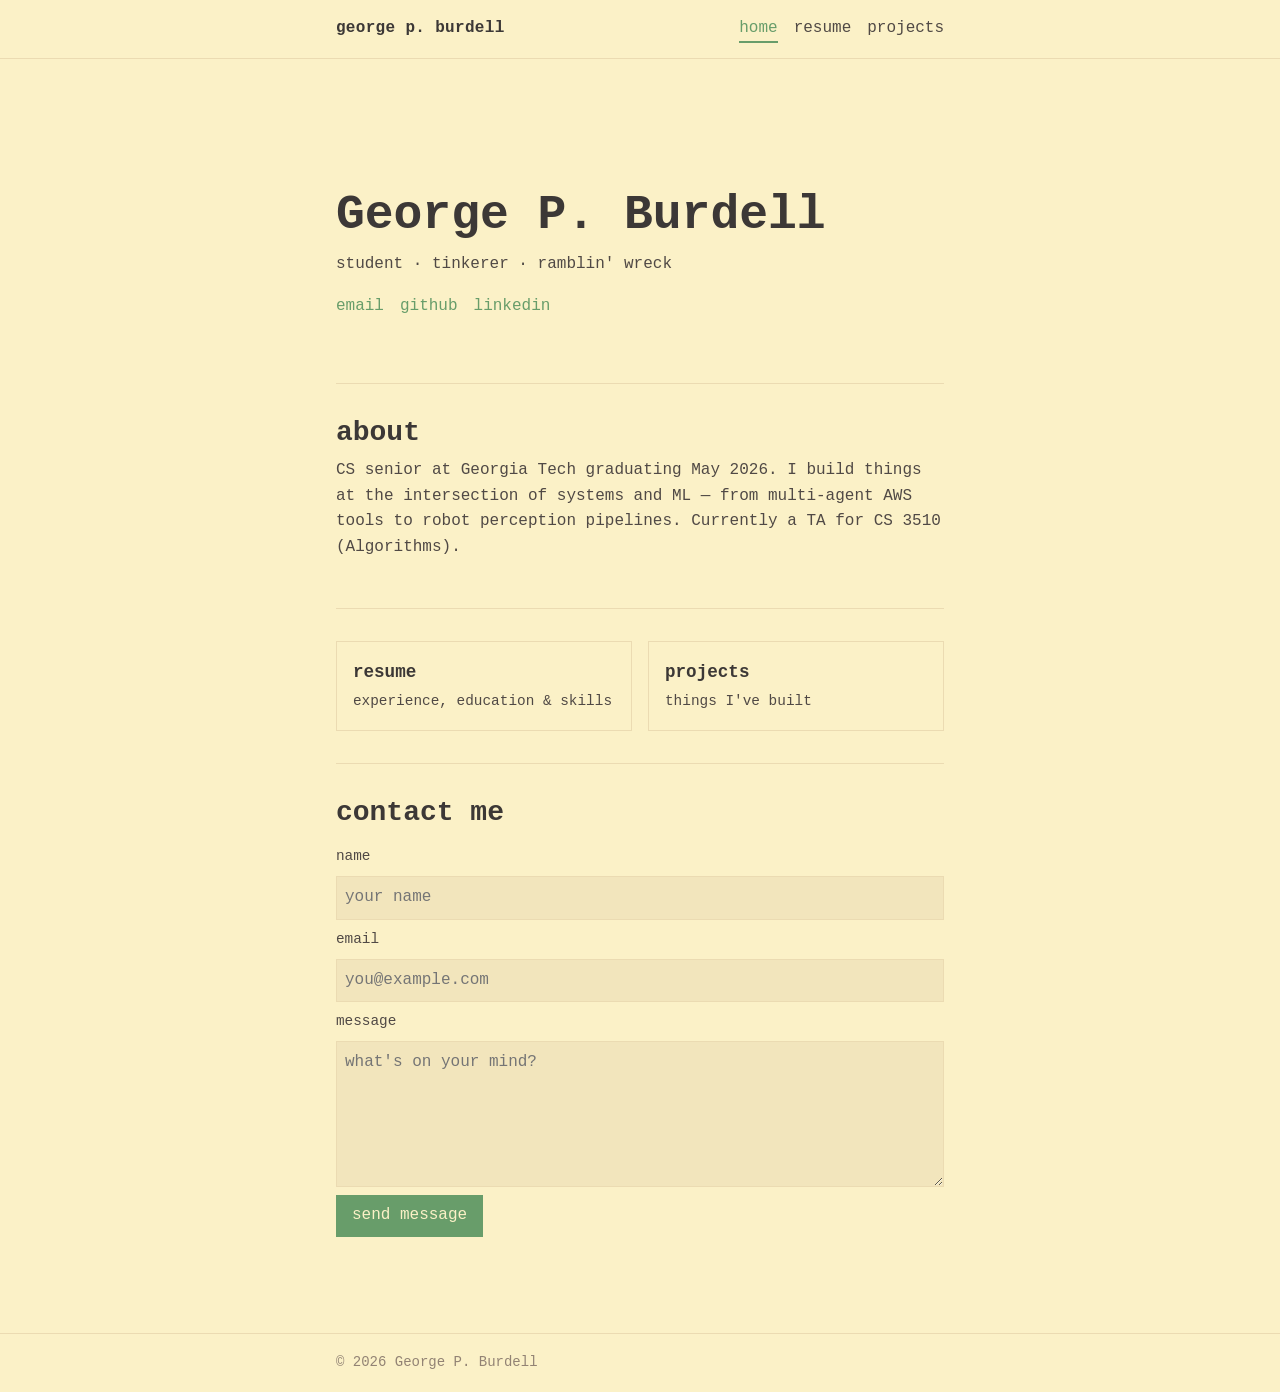
<file: index.html>
<!DOCTYPE html>
<html lang="en">
<head>
  <meta charset="UTF-8">
  <meta name="viewport" content="width=device-width, initial-scale=1">
  <meta name="color-scheme" content="light dark">
  <title>Home — George P. Burdell</title>
  <!-- Page content: config/home.json. Shared nav/footer identity: config/home.json. -->
  <link rel="stylesheet" href="css/style.css">
</head>
<body class="page-home">
  <a class="skip-link" href="#main">Skip to content</a>

  <header class="site-nav">
    <nav class="container" aria-label="Primary">
      <a href="index.html" class="site-nav__brand">george p. burdell</a>
      <ul class="site-nav__links">
        <li><a href="index.html" aria-current="page">home</a></li>
        <li><a href="resume.html">resume</a></li>
        <li><a href="projects.html">projects</a></li>
      </ul>
    </nav>
  </header>

  <main id="main" class="container">

    <section class="home-hero" aria-labelledby="hero-heading">
      <h1 id="hero-heading" class="home-hero__name">George P. Burdell</h1>
      <p class="home-hero__tagline">student · tinkerer · ramblin' wreck</p>
      <ul class="home-hero__links">
        <li><a href="mailto:gpburdell@gatech.edu">email</a></li>
        <li><a href="https://github.com/gpburdell">github</a></li>
        <li><a href="https://linkedin.com/in/gpburdell">linkedin</a></li>
      </ul>
    </section>

    <section class="home-about" aria-labelledby="about-heading">
      <h2 id="about-heading">about</h2>
      <p>CS senior at Georgia Tech graduating May 2026. I build things at the intersection of systems and ML — from multi-agent AWS tools to robot perception pipelines. Currently a TA for CS 3510 (Algorithms).</p>
    </section>

    <nav class="home-pages" aria-label="Site sections">
      <a href="resume.html" class="home-pages__card">
        <strong>resume</strong>
        <span>experience, education &amp; skills</span>
      </a>
      <a href="projects.html" class="home-pages__card">
        <strong>projects</strong>
        <span>things I've built</span>
      </a>
    </nav>

    <section class="home-contact" aria-labelledby="contact-heading">
      <h2 id="contact-heading">contact me</h2>
      <form class="home-contact__form" action="#" method="post">
        <label for="contact-name">name</label>
        <input id="contact-name" type="text" name="name" placeholder="your name" autocomplete="name">

        <label for="contact-email">email</label>
        <input id="contact-email" type="email" name="email" placeholder="you@example.com" autocomplete="email">

        <label for="contact-message">message</label>
        <textarea id="contact-message" name="message" rows="5" placeholder="what's on your mind?"></textarea>

        <button type="submit">send message</button>
      </form>
    </section>

  </main>

  <footer class="site-footer">
    <div class="container">
      <small>&copy; 2026 George P. Burdell</small>
    </div>
  </footer>
</body>
</html>
</file>
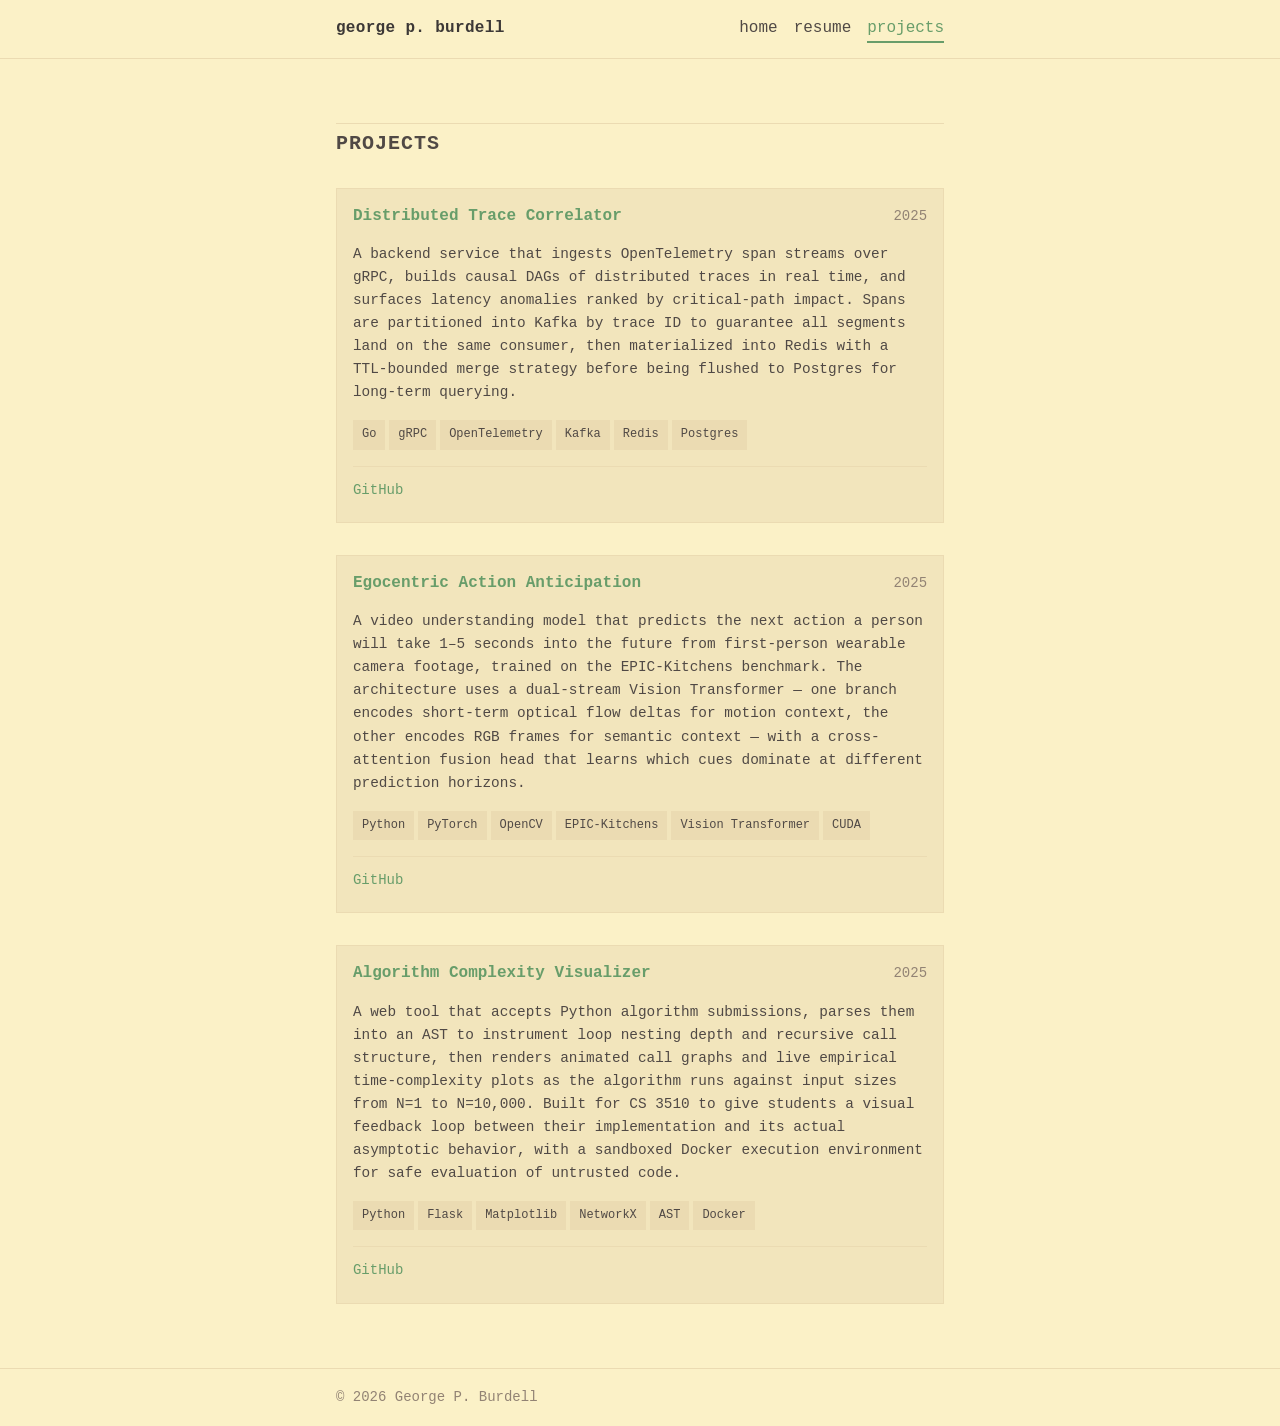
<file: projects.html>
<!DOCTYPE html>
<html lang="en">
<head>
  <meta charset="UTF-8">
  <meta name="viewport" content="width=device-width, initial-scale=1">
  <meta name="color-scheme" content="light dark">
  <title>Projects — George P. Burdell</title>
  <!-- Page content: config/projects.json. Shared nav/footer identity: config/home.json. -->
  <link rel="stylesheet" href="css/style.css">
</head>
<body class="page-projects">
  <a class="skip-link" href="#main">Skip to content</a>

  <header class="site-nav">
    <nav class="container" aria-label="Primary">
      <a href="index.html" class="site-nav__brand">george p. burdell</a>
      <ul class="site-nav__links">
        <li><a href="index.html">home</a></li>
        <li><a href="resume.html">resume</a></li>
        <li><a href="projects.html" aria-current="page">projects</a></li>
      </ul>
    </nav>
  </header>

  <main id="main" class="container">
    <section class="projects-section" aria-labelledby="projects-heading">
      <h1 id="projects-heading">Projects</h1>
      <div class="projects-grid">

        <article class="projects-card">
          <header class="projects-card__header">
            <h3 class="projects-card__title">Distributed Trace Correlator</h3>
            <p class="projects-card__date">2025</p>
          </header>
          <p class="projects-card__desc">A backend service that ingests OpenTelemetry span streams over gRPC, builds causal DAGs of distributed traces in real time, and surfaces latency anomalies ranked by critical-path impact. Spans are partitioned into Kafka by trace ID to guarantee all segments land on the same consumer, then materialized into Redis with a TTL-bounded merge strategy before being flushed to Postgres for long-term querying.</p>
          <ul class="projects-card__tags" aria-label="Tech stack">
            <li class="projects-card__tag">Go</li>
            <li class="projects-card__tag">gRPC</li>
            <li class="projects-card__tag">OpenTelemetry</li>
            <li class="projects-card__tag">Kafka</li>
            <li class="projects-card__tag">Redis</li>
            <li class="projects-card__tag">Postgres</li>
          </ul>
          <footer class="projects-card__links">
            <a href="https://github.com/arvindinh/distributed-trace-correlator" class="projects-card__link" aria-label="GitHub repository for Distributed Trace Correlator">GitHub</a>
          </footer>
        </article>

        <article class="projects-card">
          <header class="projects-card__header">
            <h3 class="projects-card__title">Egocentric Action Anticipation</h3>
            <p class="projects-card__date">2025</p>
          </header>
          <p class="projects-card__desc">A video understanding model that predicts the next action a person will take 1–5 seconds into the future from first-person wearable camera footage, trained on the EPIC-Kitchens benchmark. The architecture uses a dual-stream Vision Transformer — one branch encodes short-term optical flow deltas for motion context, the other encodes RGB frames for semantic context — with a cross-attention fusion head that learns which cues dominate at different prediction horizons.</p>
          <ul class="projects-card__tags" aria-label="Tech stack">
            <li class="projects-card__tag">Python</li>
            <li class="projects-card__tag">PyTorch</li>
            <li class="projects-card__tag">OpenCV</li>
            <li class="projects-card__tag">EPIC-Kitchens</li>
            <li class="projects-card__tag">Vision Transformer</li>
            <li class="projects-card__tag">CUDA</li>
          </ul>
          <footer class="projects-card__links">
            <a href="https://github.com/arvindinh/egocentric-action-anticipation" class="projects-card__link" aria-label="GitHub repository for Egocentric Action Anticipation">GitHub</a>
          </footer>
        </article>

        <article class="projects-card">
          <header class="projects-card__header">
            <h3 class="projects-card__title">Algorithm Complexity Visualizer</h3>
            <p class="projects-card__date">2025</p>
          </header>
          <p class="projects-card__desc">A web tool that accepts Python algorithm submissions, parses them into an AST to instrument loop nesting depth and recursive call structure, then renders animated call graphs and live empirical time-complexity plots as the algorithm runs against input sizes from N=1 to N=10,000. Built for CS 3510 to give students a visual feedback loop between their implementation and its actual asymptotic behavior, with a sandboxed Docker execution environment for safe evaluation of untrusted code.</p>
          <ul class="projects-card__tags" aria-label="Tech stack">
            <li class="projects-card__tag">Python</li>
            <li class="projects-card__tag">Flask</li>
            <li class="projects-card__tag">Matplotlib</li>
            <li class="projects-card__tag">NetworkX</li>
            <li class="projects-card__tag">AST</li>
            <li class="projects-card__tag">Docker</li>
          </ul>
          <footer class="projects-card__links">
            <a href="https://github.com/arvindinh/algo-complexity-viz" class="projects-card__link" aria-label="GitHub repository for Algorithm Complexity Visualizer">GitHub</a>
          </footer>
        </article>

      </div>
    </section>
  </main>

  <footer class="site-footer">
    <div class="container">
      <small>&copy; 2026 George P. Burdell</small>
    </div>
  </footer>
</body>
</html>
</file>
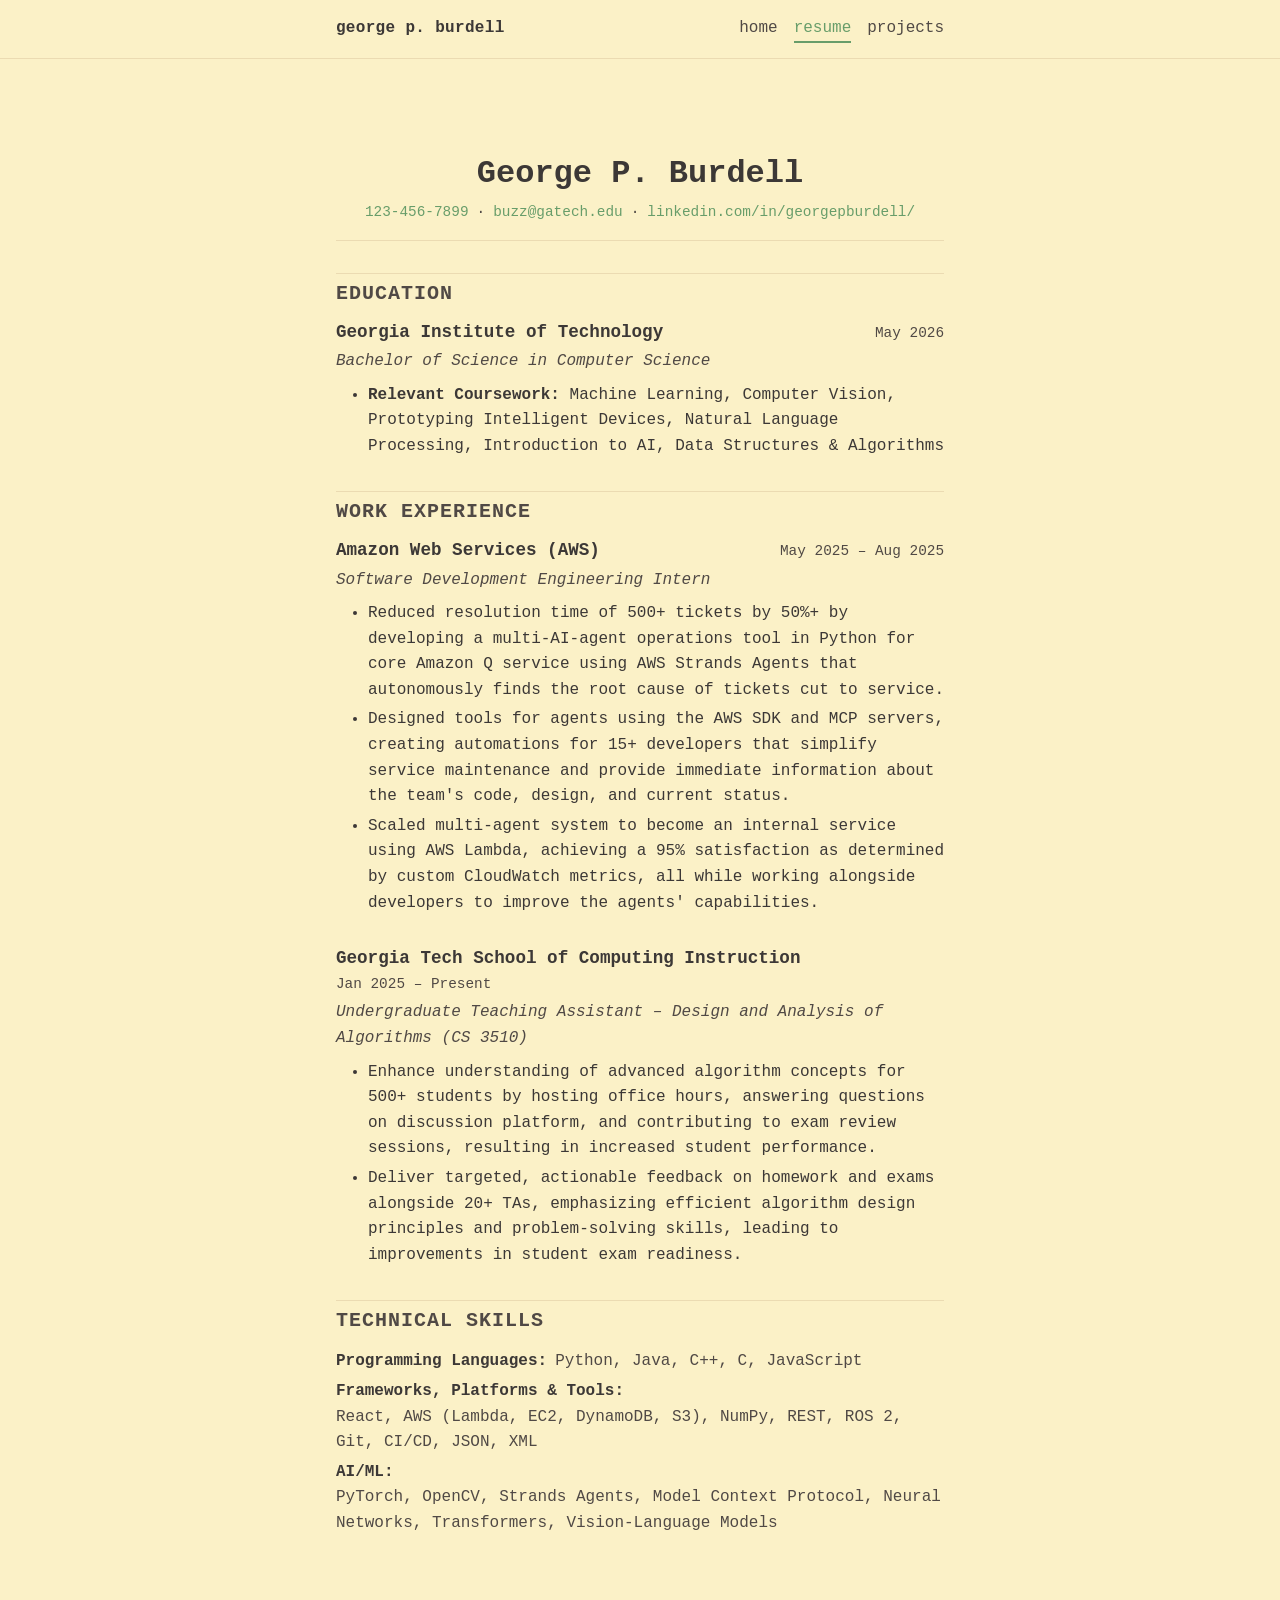
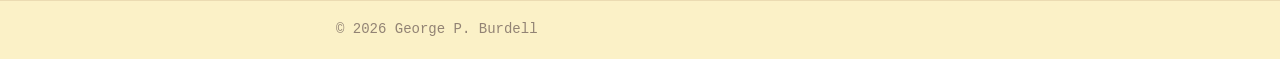
<file: resume.html>
<!DOCTYPE html>
<html lang="en">
<head>
  <meta charset="UTF-8">
  <meta name="viewport" content="width=device-width, initial-scale=1">
  <meta name="color-scheme" content="light dark">
  <title>Resume — George P. Burdell</title>
  <!-- Page content: config/resume.json. Shared nav/footer identity: config/home.json. -->
  <link rel="stylesheet" href="css/style.css">
</head>
<body class="page-resume">
  <a class="skip-link" href="#main">Skip to content</a>

  <header class="site-nav">
    <nav class="container" aria-label="Primary">
      <a href="index.html" class="site-nav__brand">george p. burdell</a>
      <ul class="site-nav__links">
        <li><a href="index.html">home</a></li>
        <li><a href="resume.html" aria-current="page">resume</a></li>
        <li><a href="projects.html">projects</a></li>
      </ul>
    </nav>
  </header>

  <main id="main" class="container">

    <header class="resume-header">
      <h1 class="resume-header__name">George P. Burdell</h1>
      <p class="resume-header__contact">
        <a href="tel:1234567899">123-456-7899</a>
        <span aria-hidden="true">·</span>
        <a href="mailto:buzz@gatech.edu">buzz@gatech.edu</a>
        <span aria-hidden="true">·</span>
        <a href="https://linkedin.com/in/georgepburdell/">linkedin.com/in/georgepburdell/</a>
      </p>
    </header>

    <section class="resume-section" aria-labelledby="resume-education">
      <h2 id="resume-education">Education</h2>
      <article class="resume-entry">
        <header class="resume-entry__header">
          <h3 class="resume-entry__org">Georgia Institute of Technology</h3>
          <time class="resume-entry__date">May 2026</time>
        </header>
        <p class="resume-entry__title">Bachelor of Science in Computer Science</p>
        <ul class="resume-entry__bullets">
          <li><strong>Relevant Coursework:</strong> Machine Learning, Computer Vision, Prototyping Intelligent Devices, Natural Language Processing, Introduction to AI, Data Structures &amp; Algorithms</li>
        </ul>
      </article>
    </section>

    <section class="resume-section" aria-labelledby="resume-experience">
      <h2 id="resume-experience">Work Experience</h2>

      <article class="resume-entry">
        <header class="resume-entry__header">
          <h3 class="resume-entry__org">Amazon Web Services (AWS)</h3>
          <time class="resume-entry__date">May 2025 – Aug 2025</time>
        </header>
        <p class="resume-entry__title">Software Development Engineering Intern</p>
        <ul class="resume-entry__bullets">
          <li>Reduced resolution time of 500+ tickets by 50%+ by developing a multi-AI-agent operations tool in Python for core Amazon Q service using AWS Strands Agents that autonomously finds the root cause of tickets cut to service.</li>
          <li>Designed tools for agents using the AWS SDK and MCP servers, creating automations for 15+ developers that simplify service maintenance and provide immediate information about the team's code, design, and current status.</li>
          <li>Scaled multi-agent system to become an internal service using AWS Lambda, achieving a 95% satisfaction as determined by custom CloudWatch metrics, all while working alongside developers to improve the agents' capabilities.</li>
        </ul>
      </article>

      <article class="resume-entry">
        <header class="resume-entry__header">
          <h3 class="resume-entry__org">Georgia Tech School of Computing Instruction</h3>
          <time class="resume-entry__date">Jan 2025 – Present</time>
        </header>
        <p class="resume-entry__title">Undergraduate Teaching Assistant – Design and Analysis of Algorithms (CS 3510)</p>
        <ul class="resume-entry__bullets">
          <li>Enhance understanding of advanced algorithm concepts for 500+ students by hosting office hours, answering questions on discussion platform, and contributing to exam review sessions, resulting in increased student performance.</li>
          <li>Deliver targeted, actionable feedback on homework and exams alongside 20+ TAs, emphasizing efficient algorithm design principles and problem-solving skills, leading to improvements in student exam readiness.</li>
        </ul>
      </article>
    </section>

    <section class="resume-section" aria-labelledby="resume-skills">
      <h2 id="resume-skills">Technical Skills</h2>
      <dl class="resume-skills">
        <div class="resume-skills__group">
          <dt>Programming Languages</dt>
          <dd>Python, Java, C++, C, JavaScript</dd>
        </div>
        <div class="resume-skills__group">
          <dt>Frameworks, Platforms &amp; Tools</dt>
          <dd>React, AWS (Lambda, EC2, DynamoDB, S3), NumPy, REST, ROS 2, Git, CI/CD, JSON, XML</dd>
        </div>
        <div class="resume-skills__group">
          <dt>AI/ML</dt>
          <dd>PyTorch, OpenCV, Strands Agents, Model Context Protocol, Neural Networks, Transformers, Vision-Language Models</dd>
        </div>
      </dl>
    </section>

  </main>

  <footer class="site-footer">
    <div class="container">
      <small>&copy; 2026 George P. Burdell</small>
    </div>
  </footer>
</body>
</html>
</file>
<file: css/style.css>
/* ============================================================
   1. RESET
   ============================================================ */

*,
*::before,
*::after {
  box-sizing: border-box;
}

html,
body,
h1, h2, h3, h4, h5, h6,
p, ul, ol, figure, blockquote {
  margin: 0;
  padding: 0;
}

ul,
ol {
  list-style: none;
}

img,
picture,
svg {
  display: block;
  max-width: 100%;
}

button,
input,
select,
textarea {
  font: inherit;
  color: inherit;
}

a {
  color: inherit;
  text-decoration: none;
}

/* ============================================================
   2. TOKENS (CSS custom properties)
   ============================================================ */

:root {
  /* Gruvbox — light */
  --bg:        #fbf1c7;
  --bg-soft:   #f2e5bc;
  --bg-alt:    #ebdbb2;
  --fg:        #3c3836;
  --fg-muted:  #504945;
  --gray:      #928374;

  --red:       #cc241d;
  --green:     #98971a;
  --yellow:    #d79921;
  --blue:      #458588;
  --purple:    #b16286;
  --aqua:      #689d6a;
  --orange:    #d65d0e;

  --accent:    var(--aqua);

  /* Type */
  --font-mono: ui-monospace, "SF Mono", Menlo, Monaco, "Cascadia Mono",
               Consolas, "Liberation Mono", monospace;
  --line:      1.6;

  /* Spacing scale */
  --space-xs:  0.25rem;
  --space-sm:  0.5rem;
  --space-md:  1rem;
  --space-lg:  2rem;
  --space-xl:  4rem;

  /* Layout */
  --measure:   70ch;
  --radius:    0;
  --border:    1px solid var(--bg-alt);
}

@media (prefers-color-scheme: dark) {
  :root {
    /* Gruvbox — dark */
    --bg:        #282828;
    --bg-soft:   #32302f;
    --bg-alt:    #3c3836;
    --fg:        #ebdbb2;
    --fg-muted:  #d5c4a1;
    --gray:      #928374;

    --red:       #fb4934;
    --green:     #b8bb26;
    --yellow:    #fabd2f;
    --blue:      #83a598;
    --purple:    #d3869b;
    --aqua:      #8ec07c;
    --orange:    #fe8019;

    --border:    1px solid var(--bg-alt);
  }
}

/* ============================================================
   3. BASE (html, body, typography)
   ============================================================ */

html {
  font-size: 100%;
  scroll-behavior: smooth;
}

body {
  background-color: var(--bg);
  color: var(--fg);
  font-family: var(--font-mono);
  line-height: var(--line);
  min-height: 100vh;
  display: flex;
  flex-direction: column;
}

h1, h2, h3, h4, h5, h6 {
  font-family: var(--font-mono);
  line-height: 1.2;
  color: var(--fg);
  margin-block-end: var(--space-md);
}

h1 { font-size: 2rem; }
h2 { font-size: 1.5rem; }
h3 { font-size: 1.25rem; }

p {
  margin-block-end: var(--space-md);
  color: var(--fg-muted);
}

a {
  color: var(--accent);
  text-decoration: none;
}

a:hover {
  text-decoration: underline;
}

a:focus-visible {
  outline: 2px solid var(--accent);
  outline-offset: 2px;
}

code,
pre {
  background-color: var(--bg-alt);
  font-family: var(--font-mono);
  padding: 0.1em 0.35em;
  border-radius: var(--radius);
}

pre {
  padding: var(--space-md);
  overflow-x: auto;
}

::selection {
  background-color: var(--accent);
  color: var(--bg);
}

/* ============================================================
   4. LAYOUT (container, main, helpers)
   ============================================================ */

.container {
  width: 100%;
  max-width: var(--measure);
  margin-inline: auto;
  padding-inline: var(--space-md);
}

main {
  flex: 1;
  padding-block: var(--space-lg);
}

/* ============================================================
   5. COMPONENTS — SHARED
   ============================================================ */

/* Skip link — visible only when focused */
.skip-link {
  position: absolute;
  top: -100px;
  left: var(--space-md);
  background-color: var(--accent);
  color: var(--bg);
  padding: var(--space-sm) var(--space-md);
  z-index: 100;
}

.skip-link:focus {
  top: var(--space-md);
}

/* Site nav */
.site-nav {
  border-bottom: var(--border);
  background-color: var(--bg);
}

.site-nav nav {
  display: flex;
  flex-wrap: wrap;
  align-items: center;
  justify-content: space-between;
  gap: var(--space-md);
  padding-block: var(--space-md);
}

.site-nav__brand {
  color: var(--fg);
  font-weight: bold;
  letter-spacing: 0.02em;
}

.site-nav__brand:hover {
  color: var(--accent);
  text-decoration: none;
}

.site-nav__links {
  display: flex;
  flex-wrap: wrap;
  gap: var(--space-md);
}

.site-nav__links a {
  color: var(--fg-muted);
  padding-block: var(--space-xs);
  border-bottom: 2px solid transparent;
}

.site-nav__links a:hover {
  color: var(--accent);
  text-decoration: none;
}

.site-nav__links a[aria-current="page"] {
  color: var(--accent);
  border-bottom-color: var(--accent);
}

/* Site footer */
.site-footer {
  border-top: var(--border);
  background-color: var(--bg);
  padding-block: var(--space-md);
  margin-top: auto;
}

.site-footer small {
  color: var(--gray);
  font-size: 0.875rem;
}

/* ============================================================
   6. PAGE SECTIONS — HOME        (Phase 1 owns this block)
   ============================================================ */

/* Hero */
.home-hero { padding: var(--space-xl) 0; }
.home-hero__name { font-size: clamp(1.8rem, 5vw, 3rem); margin: 0 0 var(--space-sm); }
.home-hero__tagline { color: var(--fg-muted); margin: 0 0 var(--space-md); }
.home-hero__links {
  list-style: none;
  padding: 0;
  margin: 0;
  display: flex;
  gap: var(--space-md);
  flex-wrap: wrap;
}
.home-hero__links a { color: var(--accent); text-decoration: none; }
.home-hero__links a:hover { text-decoration: underline; }

/* About */
.home-about { padding: var(--space-lg) 0; border-top: var(--border); }
.home-about h2 { margin-bottom: var(--space-sm); }

/* Page nav cards */
.home-pages {
  display: grid;
  grid-template-columns: repeat(auto-fit, minmax(16rem, 1fr));
  gap: var(--space-md);
  padding: var(--space-lg) 0;
  border-top: var(--border);
}
.home-pages__card {
  display: flex;
  flex-direction: column;
  gap: var(--space-xs);
  padding: var(--space-md);
  border: var(--border);
  color: var(--fg);
  text-decoration: none;
}
.home-pages__card:hover { border-color: var(--accent); color: var(--accent); }
.home-pages__card strong { font-size: 1.1rem; }
.home-pages__card span { color: var(--fg-muted); font-size: 0.9rem; }

/* Contact form */
.home-contact { padding: var(--space-lg) 0; border-top: var(--border); }
.home-contact h2 { margin-bottom: var(--space-md); }
.home-contact__form {
  display: grid;
  gap: var(--space-sm);
  max-width: var(--measure);
}
.home-contact__form label { font-size: 0.9rem; color: var(--fg-muted); }
.home-contact__form input,
.home-contact__form textarea {
  width: 100%;
  padding: var(--space-sm);
  background: var(--bg-soft);
  border: var(--border);
  color: var(--fg);
  font-family: var(--font-mono);
  font-size: 1rem;
  resize: vertical;
}
.home-contact__form input:focus,
.home-contact__form textarea:focus {
  outline: 2px solid var(--accent);
  outline-offset: 1px;
}
.home-contact__form button {
  justify-self: start;
  padding: var(--space-sm) var(--space-md);
  background: var(--accent);
  color: var(--bg);
  border: none;
  font-family: var(--font-mono);
  font-size: 1rem;
  cursor: pointer;
}
.home-contact__form button:hover { opacity: 0.85; }

/* ============================================================
   7. PAGE SECTIONS — RESUME      (Phase 2 owns this block)
   ============================================================ */

/* --- Resume header (name + contact) --- */
.resume-header {
  padding: var(--space-lg) 0 var(--space-md);
  text-align: center;
  border-bottom: var(--border);
  margin-bottom: var(--space-lg);
}

.resume-header__name {
  font-size: 2rem;
  margin: 0 0 var(--space-sm);
  color: var(--fg);
}

.resume-header__contact {
  display: flex;
  flex-wrap: wrap;
  justify-content: center;
  align-items: center;
  gap: var(--space-xs) var(--space-sm);
  color: var(--fg-muted);
  font-size: 0.9rem;
  margin: 0;
}

/* --- Section dividers --- */
.resume-section {
  margin-top: var(--space-lg);
  padding-top: var(--space-sm);
  border-top: var(--border);
}

.resume-section > h2 {
  margin-bottom: var(--space-md);
  font-size: 1.25rem;
  text-transform: uppercase;
  letter-spacing: 0.05em;
  color: var(--fg-muted);
}

/* --- Entry (job or school) --- */
.resume-entry {
  margin-bottom: var(--space-lg);
}

.resume-entry:last-child {
  margin-bottom: 0;
}

.resume-entry__header {
  display: flex;
  justify-content: space-between;
  align-items: baseline;
  flex-wrap: wrap;
  gap: var(--space-xs) var(--space-md);
  margin-bottom: var(--space-xs);
}

.resume-entry__org {
  font-size: 1.1rem;
  margin: 0;
  color: var(--fg);
}

.resume-entry__date {
  color: var(--fg-muted);
  font-size: 0.9rem;
  white-space: nowrap;
}

.resume-entry__title {
  font-style: italic;
  color: var(--fg-muted);
  margin: 0 0 var(--space-sm);
}

.resume-entry__bullets {
  list-style: disc;
  margin: 0;
  padding-left: var(--space-lg);
}

.resume-entry__bullets li {
  margin-bottom: var(--space-xs);
  line-height: var(--line);
}

/* --- Skills (description list) --- */
.resume-skills {
  margin: 0;
  display: flex;
  flex-direction: column;
  gap: var(--space-xs);
}

.resume-skills__group {
  display: flex;
  flex-wrap: wrap;
  gap: 0 var(--space-xs);
}

.resume-skills__group dt {
  font-weight: bold;
  color: var(--fg);
}

.resume-skills__group dt::after {
  content: ":";
  margin-right: var(--space-xs);
}

.resume-skills__group dd {
  margin: 0;
  color: var(--fg-muted);
}

/* --- Print styles --- */
@media print {
  .site-nav,
  .site-footer,
  .skip-link {
    display: none !important;
  }

  body {
    background: #fff;
    color: #000;
  }

  .container {
    max-width: 100%;
    padding: 0;
  }

  .resume-header__contact a,
  .resume-entry__bullets a {
    color: #000;
    text-decoration: none;
  }

  .resume-section,
  .resume-entry {
    break-inside: avoid;
  }
}

/* ============================================================
   8. PAGE SECTIONS — PROJECTS    (Phase 3 owns this block)
   ============================================================ */

/* --- Projects section heading --- */
.projects-section > h1 {
  margin-bottom: var(--space-lg);
  font-size: 1.25rem;
  text-transform: uppercase;
  letter-spacing: 0.05em;
  color: var(--fg-muted);
  padding-top: var(--space-sm);
  border-top: var(--border);
}

/* --- Responsive card grid --- */
/* Mobile default: single column */
.projects-grid {
  display: grid;
  grid-template-columns: 1fr;
  gap: var(--space-lg);
}

/* Tablet (>=640px): 2 columns */
@media (min-width: 640px) {
  .projects-grid {
    grid-template-columns: repeat(auto-fill, minmax(280px, 1fr));
  }
}

/* Desktop (>=1024px): up to 3 columns */
@media (min-width: 1024px) {
  .projects-grid {
    grid-template-columns: repeat(auto-fill, minmax(300px, 1fr));
  }
}

/* --- Card --- */
.projects-card {
  display: flex;
  flex-direction: column;
  gap: var(--space-md);
  border: var(--border);
  padding: var(--space-md);
  background-color: var(--bg-soft);
  transition: border-color 0.15s ease, background-color 0.15s ease;
}

.projects-card:hover {
  border-color: var(--accent);
  background-color: var(--bg-alt);
}

/* --- Card header (title + date) --- */
.projects-card__header {
  display: flex;
  justify-content: space-between;
  align-items: baseline;
  flex-wrap: wrap;
  gap: var(--space-xs) var(--space-md);
}

.projects-card__title {
  font-size: 1rem;
  margin: 0;
  color: var(--accent);
}

.projects-card__date {
  font-size: 0.875rem;
  color: var(--gray);
  margin: 0;
  white-space: nowrap;
}

/* --- Card description --- */
.projects-card__desc {
  font-size: 0.9rem;
  line-height: var(--line);
  color: var(--fg-muted);
  margin: 0;
  flex: 1;
}

/* --- Tech stack tags --- */
.projects-card__tags {
  display: flex;
  flex-wrap: wrap;
  gap: var(--space-xs);
  list-style: none;
  padding: 0;
  margin: 0;
}

.projects-card__tag {
  font-size: 0.75rem;
  padding: var(--space-xs) var(--space-sm);
  background-color: var(--bg-alt);
  color: var(--fg-muted);
  border: var(--border);
  white-space: nowrap;
}

/* --- Card footer (links) --- */
.projects-card__links {
  display: flex;
  flex-wrap: wrap;
  gap: var(--space-sm);
  padding-top: var(--space-sm);
  border-top: var(--border);
}

.projects-card__link {
  font-size: 0.875rem;
  color: var(--accent);
  text-decoration: none;
  padding: var(--space-xs) 0;
  border-bottom: 1px solid transparent;
}

.projects-card__link:hover {
  text-decoration: none;
  border-bottom-color: var(--accent);
}

.projects-card__link:focus-visible {
  outline: 2px solid var(--accent);
  outline-offset: 2px;
}

/* ============================================================
   9. RESPONSIVE (mobile-first overrides)
   ============================================================ */

@media (min-width: 640px) {
  h1 { font-size: 2.5rem; }
  h2 { font-size: 1.75rem; }

  main {
    padding-block: var(--space-xl);
  }
}

@media (min-width: 960px) {
  .container {
    padding-inline: var(--space-lg);
  }
}
</file>
